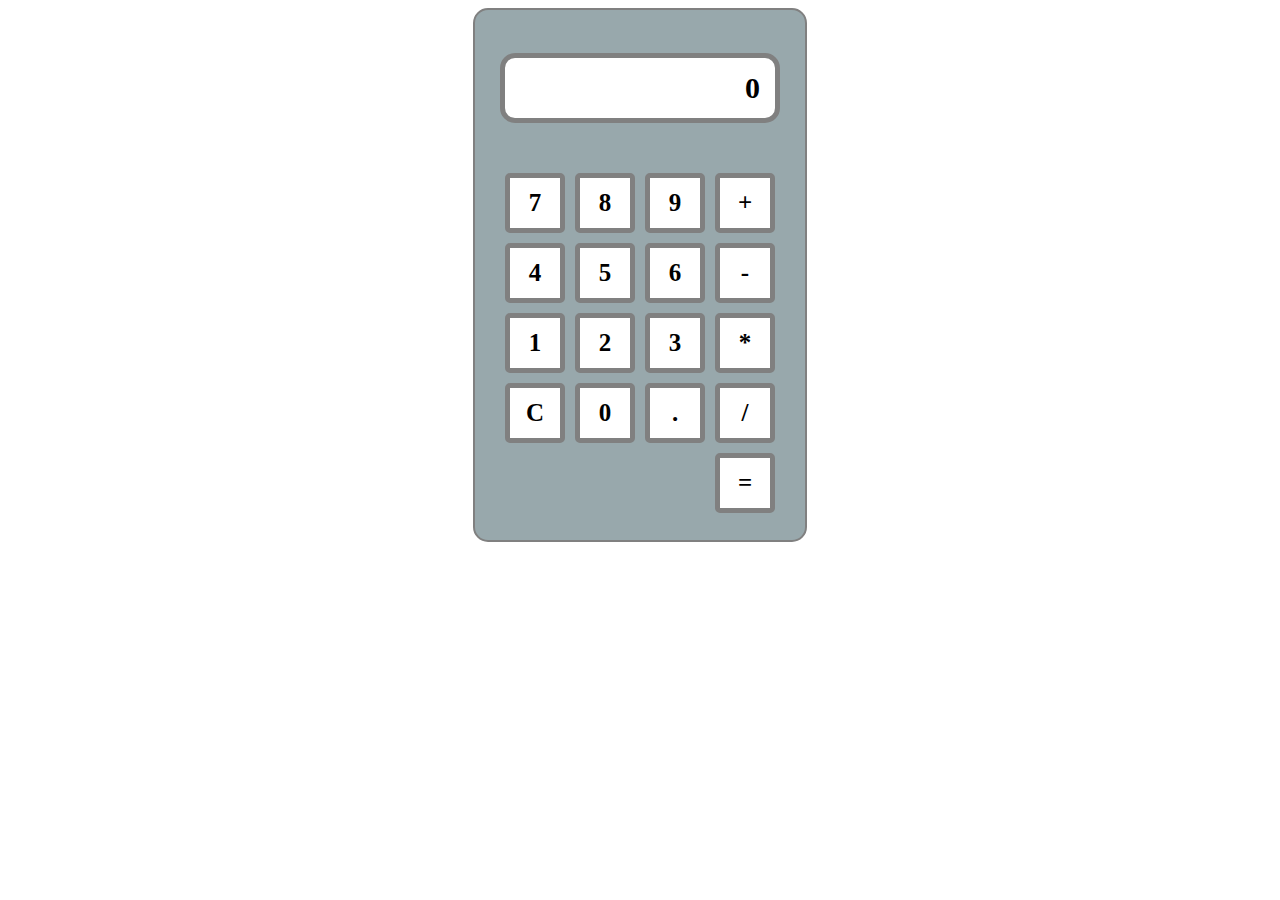
<file: calculator/index.html>
<!DOCTYPE html>
<html lang="en">
<head>
    <meta charset="UTF-8">
    <meta name="viewport" content="width=device-width, initial-scale=1.0">
    <title>Calculator</title>
    <link rel="stylesheet" href="style.css">
</head>
<body>
  <div id="calc-container">
    <div id="top">
      <div id="result">0</div>
    </div>
    <div id="bottom">
      <div id="numbers">
       <div class="row">
         <div>7</div>
         <div>8</div>
         <div>9</div>
       </div>
       <div class="row">
         <div>4</div>
         <div>5</div>
         <div>6</div>
       </div>
       <div class="row">
         <div>1</div>
         <div>2</div>
         <div>3</div>
       </div>
       <div>
         <div id="clear" onclick="clearLog();">C</div>
         <div class="row">
          <div>0</div>
         </div>
         <div id="dot" onclick="addDot();">.</div>
       </div>
     </div>
     <div id="operators">
       <div id="add">+</div>
       <div id="subtract">-</div>
       <div id="multiply">*</div>
       <div id="divide">/</div>
       <div id="equal" onclick="calculate();">=</div>
     </div>
    </div>
  </div> 
</body>
<script src="script.js"></script>
</html>
</file>
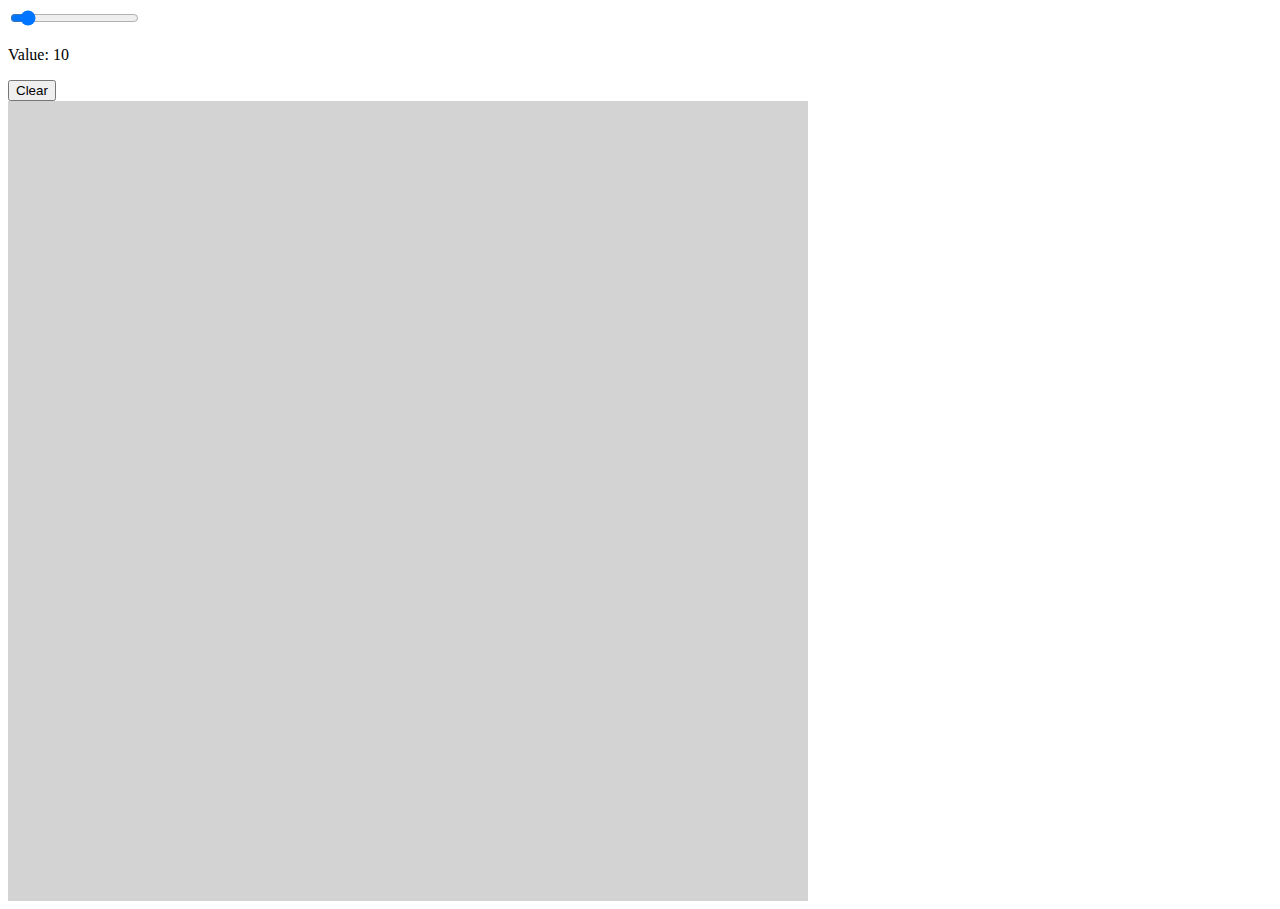
<file: etchASketch/index.html>
<!DOCTYPE html>
<html lang="en">
<head>
    <meta charset="UTF-8">
    <meta name="viewport" content="width=device-width, initial-scale=1.0">
    <title>Etch a Sketch</title>
    <link rel="stylesheet" href="style.css">
</head>
<body>
    <input type="range" min="1" max="100" value="1" step="1" id="slider">
    <p>Value: <span id="slider-value">10</span></p>
    <button onclick="clearCanvas()">Clear</button>
    <div id="grid-container"></div>
</body>
<script src="script.js"></script>
</html>
</file>
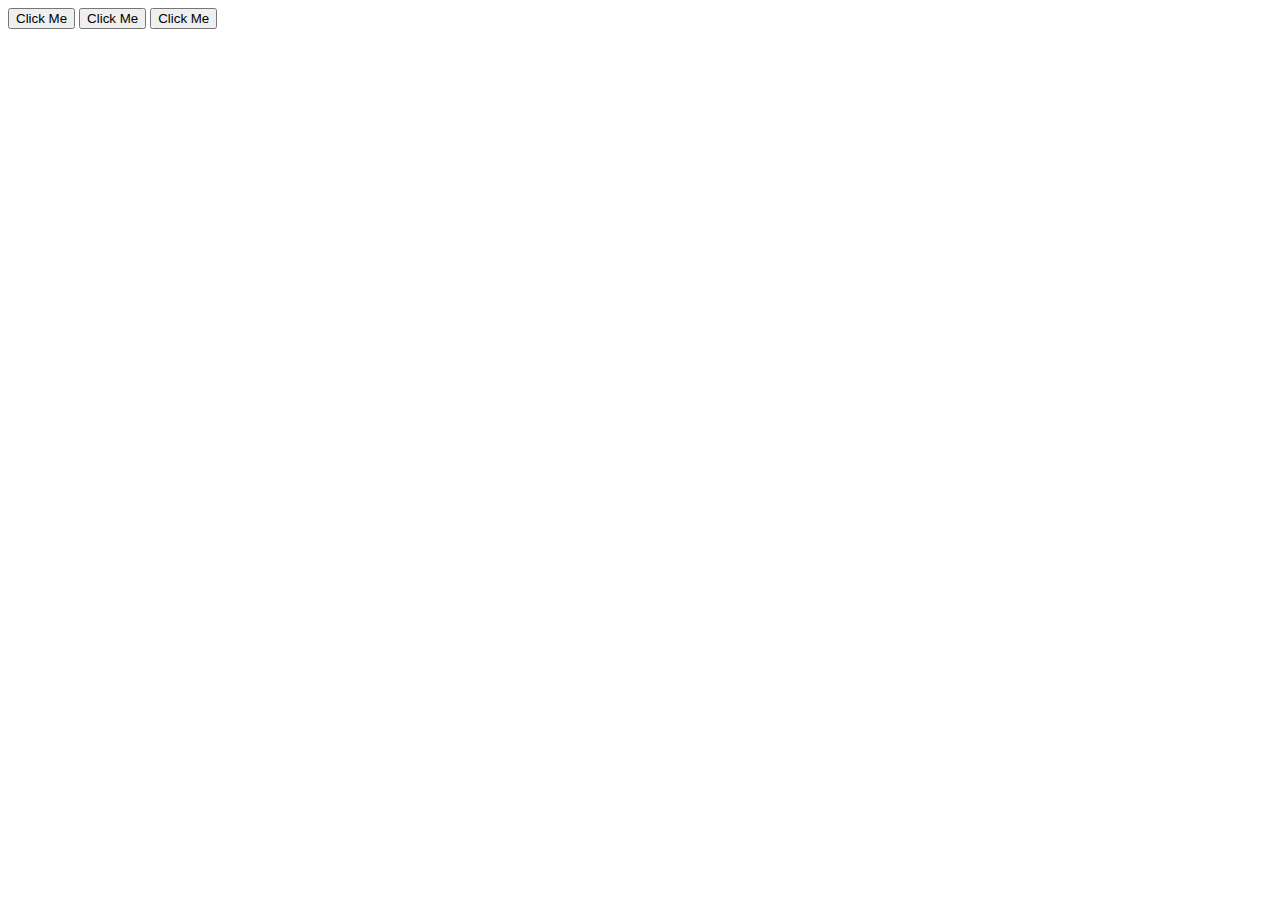
<file: tmp/index.html>
<!DOCTYPE html>
<html lang="en">
<head>
  <meta charset="UTF-8">
  <meta http-equiv="X-UA-Compatible" content="IE=edge">
  <meta name="viewport" content="width=device-width, initial-scale=1.0">
  <title>Document</title>
</head>
<body>
  <div id="container">
    <button id="1">Click Me</button>
    <button id="2">Click Me</button>
    <button id="3">Click Me</button>
</div>
</body>
<script src="script.js"></script>
</html>
</file>
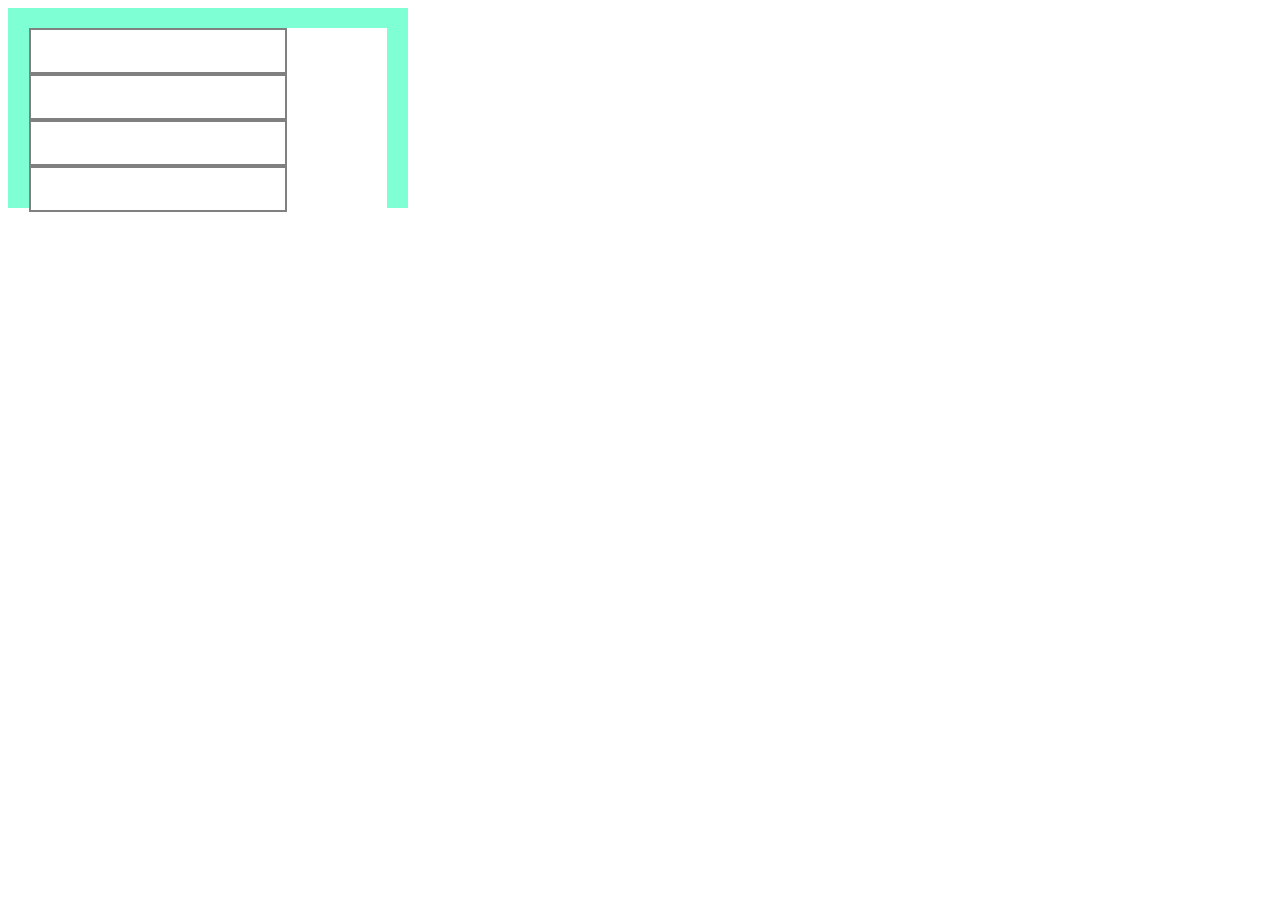
<file: calculator/bak/index.html>
<!DOCTYPE html>
<html lang="en">
<head>
    <meta charset="UTF-8">
    <meta name="viewport" content="width=device-width, initial-scale=1.0">
    <title>Document</title>
    <link rel="stylesheet" href="style.css">
</head>
<body>
  <div id="calc-container">
    <div class="calc-row">
     <input class="calc-input" data-inputNumber="0" oninput="showResult(0);">
     <div class="result"></div>
    </div>
    <div class="calc-row">
     <input class="calc-input" data-inputNumber="1" oninput="showResult(1);">
     <div class="result"></div>
    </div>
    <div class="calc-row">
     <input class="calc-input" data-inputNumber="2" oninput="showResult(2);">
     <div class="result"></div>
    </div>
    <div class="calc-row">
     <input class="calc-input" data-inputNumber="3" oninput="showResult(3);">
     <div class="result"></div>
    </div>
  </div> 
</body>
<script src="script.js"></script>
</html>
</file>
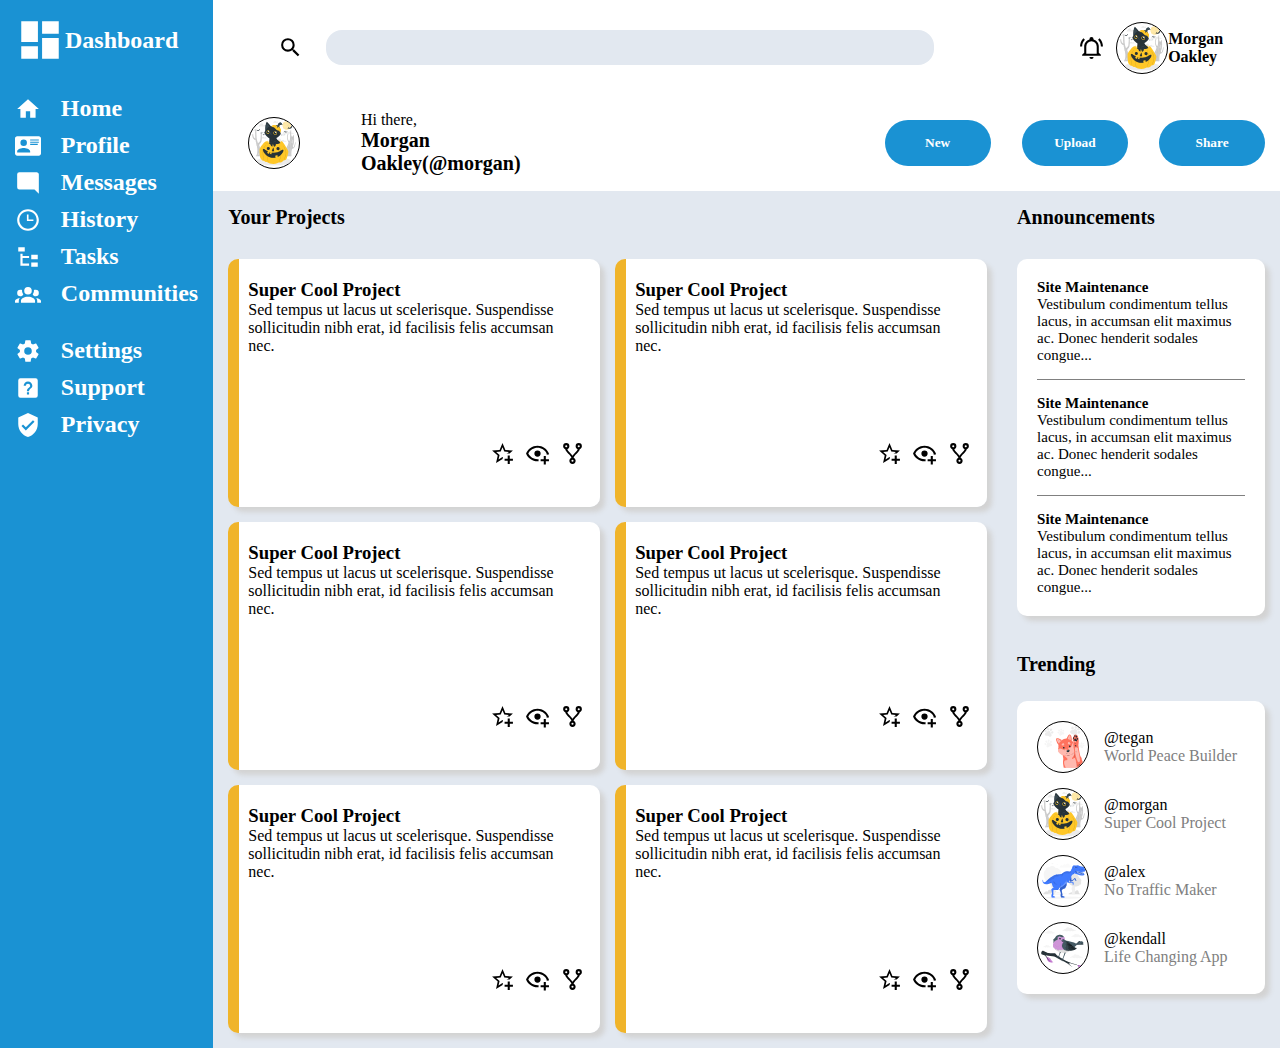
<file: projects/admin-dashboard/index.html>
<!DOCTYPE html>
<html lang="en">
<head>
    <meta charset="UTF-8">
    <meta name="viewport" content="width=device-width, initial-scale=1.0">
    <title>Admin Dashboard</title>
    <link rel="stylesheet" href="style.css">
</head>
<body>
    <div class="container">
        <div class="header">
            <div class="search">
                <img src="images/search.svg" alt="">
                <input type="text">
            </div>
            <div class="empty-space"></div>
            <div class="user-header">
                <img src="images/notifcations.svg" alt="">
                <img src="images/profilepic.svg" alt="" class="profile-pic">
                <p>Morgan Oakley</p>
            </div>
        </div>
        <div class="user">
            <div class="user-greeting">
                <img src="images/profilepic.svg" alt="">
                <p>Hi there, <br><span>Morgan Oakley(@morgan)</span></p>
            </div>
            <div class="user-buttons">
                <button>New</button>
                <button>Upload</button>
                <button>Share</button>
            </div>
        </div>
        <div class="sidebar">
            <div class="dashboard">
                <img src="images/dashboard.svg" alt="" class="filter-white">
                <p>Dashboard</p>
            </div>
            <div class="user-options">
                <ul>
                    <li>
                        <img src="images/home.svg" alt="" class="filter-white">
                        <p>Home</p>
                    </li>
                    <li>
                        <img src="images/profile.svg" alt="" class="filter-white">
                        <p>Profile</p>
                    </li>
                    <li>
                        <img src="images/messages.svg" alt="" class="filter-white">
                        <p>Messages</p>
                    </li>
                    <li>
                        <img src="images/history.svg" alt="" class="filter-white">
                        <p>History</p>
                    </li>
                    <li>
                        <img src="images/tasks.svg" alt="" class="filter-white">
                        <p>Tasks</p>
                    </li>
                    <li>
                        <img src="images/community.svg" alt="" class="filter-white">
                        <p>Communities</p>
                    </li>
                </ul>
            </div>
            <div class="dashboard-options">
                <ul>
                    <li>
                        <img src="images/settings.svg" alt="" class="filter-white">
                        <p>Settings</p>
                    </li>
                    <li>
                        <img src="images/support.svg" alt="" class="filter-white">
                        <p>Support</p>
                    </li>
                    <li>
                        <img src="images/privacy.svg" alt="" class="filter-white">
                        <p>Privacy</p>
                    </li>
                </ul>
            </div>
        </div>

        <div class="content">
            <div class="projects-and-announcements">
                <h1>Your Projects</h1>
                <h1>Announcements</h1>
            </div>
            <div class="projects">
                <div class="card">
                    <div class="card-placeholder-text">
                        <h3>Super Cool Project</h3>
                        <p>Sed tempus ut lacus ut scelerisque. 
                            Suspendisse sollicitudin nibh erat, id 
                            facilisis felis accumsan nec.
                        </p>
                    </div>
                    <div class="project-icons">
                        <img src="images/addfav.svg" alt="">
                        <img src="images/readtoggle.svg" alt="">
                        <img src="images/share.svg" alt="">
                    </div>
                </div>
                <div class="card">
                    <div class="card-placeholder-text">
                        <h3>Super Cool Project</h3>
                        <p>Sed tempus ut lacus ut scelerisque. 
                            Suspendisse sollicitudin nibh erat, id 
                            facilisis felis accumsan nec.
                        </p>
                    </div>
                    <div class="project-icons">
                        <img src="images/addfav.svg" alt="">
                        <img src="images/readtoggle.svg" alt="">
                        <img src="images/share.svg" alt="">
                    </div>
                </div>
                <div class="card">
                    <div class="card-placeholder-text">
                        <h3>Super Cool Project</h3>
                        <p>Sed tempus ut lacus ut scelerisque. 
                            Suspendisse sollicitudin nibh erat, id 
                            facilisis felis accumsan nec.
                        </p>
                    </div>
                    <div class="project-icons">
                        <img src="images/addfav.svg" alt="">
                        <img src="images/readtoggle.svg" alt="">
                        <img src="images/share.svg" alt="">
                    </div>
                </div>
                <div class="card">
                    <div class="card-placeholder-text">
                        <h3>Super Cool Project</h3>
                        <p>Sed tempus ut lacus ut scelerisque. 
                            Suspendisse sollicitudin nibh erat, id 
                            facilisis felis accumsan nec.
                        </p>
                    </div>
                    <div class="project-icons">
                        <img src="images/addfav.svg" alt="">
                        <img src="images/readtoggle.svg" alt="">
                        <img src="images/share.svg" alt="">
                    </div>
                </div>
                <div class="card">
                    <div class="card-placeholder-text">
                        <h3>Super Cool Project</h3>
                        <p>Sed tempus ut lacus ut scelerisque. 
                            Suspendisse sollicitudin nibh erat, id 
                            facilisis felis accumsan nec.
                        </p>
                    </div>
                    <div class="project-icons">
                        <img src="images/addfav.svg" alt="">
                        <img src="images/readtoggle.svg" alt="">
                        <img src="images/share.svg" alt="">
                    </div>
                </div>
                <div class="card">
                    <div class="card-placeholder-text">
                        <h3>Super Cool Project</h3>
                        <p>Sed tempus ut lacus ut scelerisque. 
                            Suspendisse sollicitudin nibh erat, id 
                            facilisis felis accumsan nec.
                        </p>
                    </div>
                    <div class="project-icons">
                        <img src="images/addfav.svg" alt="">
                        <img src="images/readtoggle.svg" alt="">
                        <img src="images/share.svg" alt="">
                    </div>
                </div>
            </div>
            <div class="announcements-container">
                <div class="announcements">
                    <div class="announcement-placeholder-text">
                        <h4>Site Maintenance</h4>
                        <p>Vestibulum condimentum tellus lacus, 
                            in accumsan elit maximus ac. Donec 
                            henderit sodales congue...
                        </p>
                    </div>
                    <div class="announcement-placeholder-text">
                        <h4>Site Maintenance</h4>
                        <p>Vestibulum condimentum tellus lacus, 
                            in accumsan elit maximus ac. Donec 
                            henderit sodales congue...
                        </p>
                    </div>
                    <div class="announcement-placeholder-text">
                        <h4>Site Maintenance</h4>
                        <p>Vestibulum condimentum tellus lacus, 
                            in accumsan elit maximus ac. Donec 
                            henderit sodales congue...
                        </p>
                    </div>
                </div>
            </div>
            <div class="trending">
                <h1>Trending</h1>
                <div class="trending-users-list">
                    <div class="trending-user">
                        <img src="images/dog.svg" alt="">
                        <div class="trending-user-name">
                            <p>@tegan</p>
                            <p>World Peace Builder</p>
                        </div>
                    </div>
                    <div class="trending-user">
                        <img src="images/profilepic.svg" alt="">
                        <div class="trending-user-name">
                            <p>@morgan</p>
                            <p>Super Cool Project</p>
                        </div>
                    </div>
                    <div class="trending-user">
                        <img src="images/dino.svg" alt="">
                        <div class="trending-user-name">
                            <p>@alex</p>
                            <p>No Traffic Maker</p>
                        </div>
                    </div>
                    <div class="trending-user">
                        <img src="images/bird.svg" alt="">
                        <div class="trending-user-name">
                            <p>@kendall</p>
                            <p>Life Changing App</p>
                        </div>
                    </div>
                </div>
            </div>
        </div>
    </div>
</body>
</html>
</file>
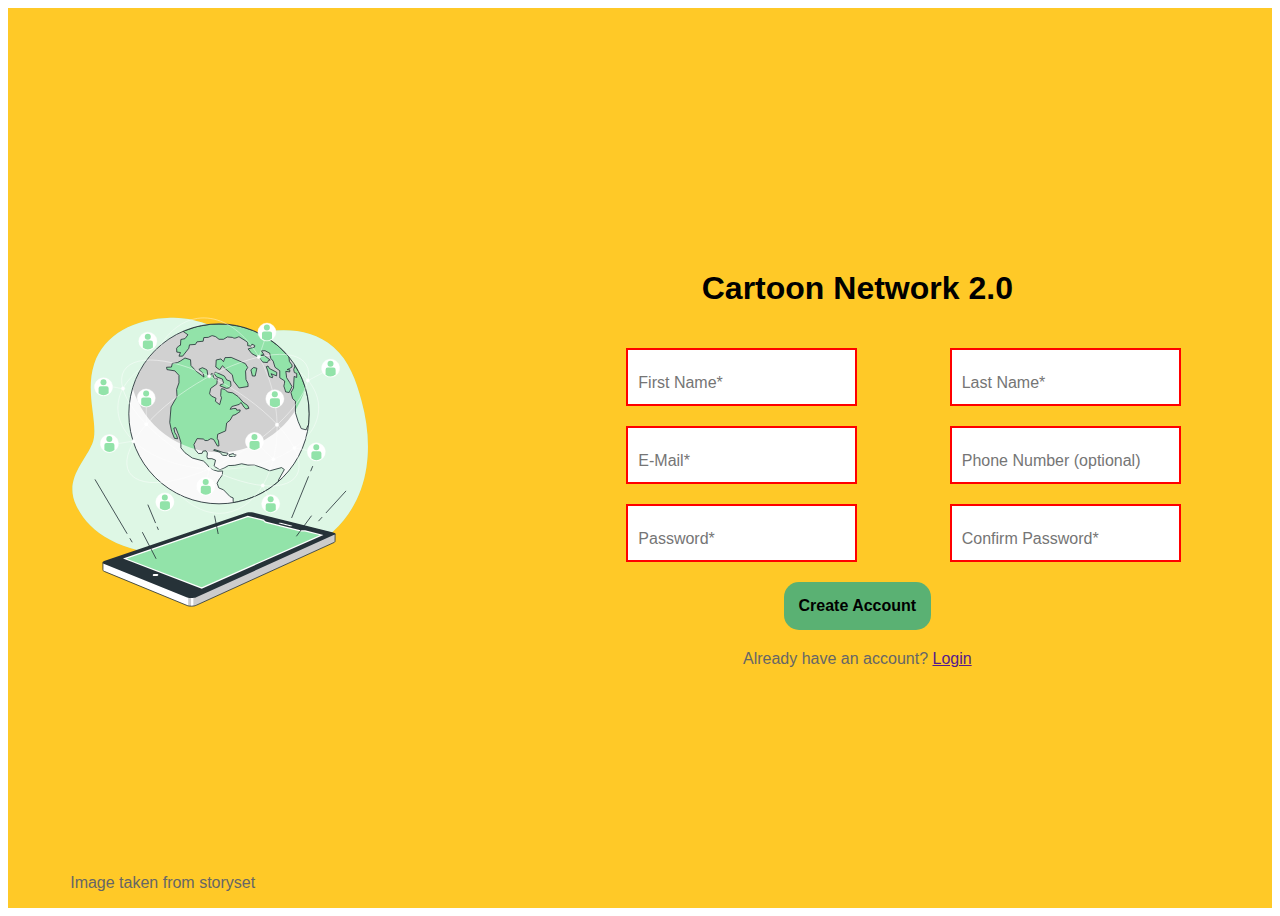
<file: projects/sign-up-form/index.html>
<!doctype html>
<html lang="en">

<head>
  <meta charset="UTF-8" />
  <meta name="viewport" content="width=device-width, initial-scale=1.0" />
  <title>Cartoon Network 2.0</title>
  <link rel="stylesheet" href="style.css" />
</head>

<body>
  <div id="container">
    <div id="imgheader">
      <img src="images/imgheader.svg" alt="The Simpsons watching TV" />
      <!-- <div id="textoverimage">
        <p>DykFlint</p>
      </div> -->
      <p>Image taken from storyset</p>
    </div>
    <div id="sucolumn">
      <div id="sutext">
        <h1>Cartoon Network 2.0</h1>
      </div>
      <div id="su-form">
        <form id="suform" class="su-form">
          <div id="firstandlast">
            <div id="sufirstname">
              <input type="text" name="first-name" placeholder="First Name*" required />
              <label for="first-name">First Name*</label>
            </div>
            <div id="sulastname">
              <input type="text" name="last-name" placeholder="Last Name*" required />
              <label for="last-name">Last Name*</label>
            </div>
          </div>
          <div id="contactinfo">
            <div id="suemail">
              <input type="email" name="email" placeholder="E-Mail*" required />
              <label for="email">E-Mail*</label>
            </div>
            <div id="suphone">
              <input type="numeric" name="number" placeholder="Phone Number (optional)" required />
              <label for="phone">Phone Number (optional)</label>
            </div>
          </div>
          <div id="passwordconfirmation">
            <div id="susetpassword">
              <input type="password" name="setpassword" placeholder="Password*" required />
              <label for="setpassword">Password*</label>
            </div>
            <div id="suconfirmpassword">
              <input type="password" name="confirmpassword" placeholder="Confirm Password*" required />
              <label for="confirmpassword">Confirm Password*</label>
            </div>
          </div>
          <div id="su-confirm">
            <button type="submit">Create Account</button>
            <div id="loginoption">
              Already have an account? <a href="">Login</a>
            </div>
          </div>
        </form>
      </div>
    </div>
  </div>
  <!-- comment -->
</body>

</html>
</file>
<file: calculator/style.css>
#calc-container {
  display: flex;
  flex-direction: column;
  justify-content: space-around;
  align-items: center;
  width: 300px;
  height: 500px;
  background-color: #98A8AC;
  border-radius: 15px;
  border: 2px solid grey;
  font-family: Fira Code;
  font-weight: bold;
  margin: auto;
  padding: 15px;
}
#result {
  display: flex;
  justify-content: right;
  align-items: center;
  height: 60px;
  width: 240px;
  background-color: white;
  margin-top: 15px;
  margin-bottom: 25px;
  padding-left: 15px;
  padding-right: 15px;
  font-size: 30px;
  border-radius: 15px;
  border: 5px solid grey;
  overflow: hidden;
}

#bottom {
  display: flex;
  flex-direction: row;
  gap: 10px;
}

#numbers {
  display: flex;
  flex-direction: column;
  gap: 10px;
}

#numbers > div {
  display: flex;
  flex-direction: row;
  justify-content: center;
  gap: 10px;
}
.row > div {
  display: flex;
  justify-content: center;
  align-items: center;
  width: 50px;
  height: 50px;
  background-color: white;
  cursor: pointer;
  border-radius: 5px;
  border: 5px solid grey;
  font-size: 25px;
}
#clear, #dot {
  display: flex;
  justify-content: center;
  align-items: center;
  width: 50px;
  height: 50px;
  background-color: white;
  cursor: pointer;
  border-radius: 5px;
  border: 5px solid grey;
  font-size: 25px;
}
#clear:hover, #dot:hover {
  background-color: #DEDEDE;
}
.row > div:hover {
  background-color: #DEDEDE;
}
#operators {
  display: flex;
  flex-direction: column;
  gap: 10px;
}
#operators > div {
  display: flex;
  justify-content: center;
  align-items: center;
  width: 50px;
  height: 50px; 
  background-color: white;
  cursor: pointer;
  border-radius: 5px;
  border: 5px solid grey;
  font-size: 25px;
}
#operators > div:hover {
  background-color: #DEDEDE;
}

.activeOperator {
  background-color: #9AAB93 !important;
  color: white;
}
</file>
<file: etchASketch/style.css>
#grid-container {
    display: flex;
    flex-wrap: wrap;
    width: 800px; /* Set the desired width for the entire grid */
    height: 800px;
}

.grid {
    display: flex;
    justify-content: center;
    align-items: center;
    background-color: lightgray;
    /* padding: 10px; */
    box-sizing: border-box; /* Include padding in the width calculation */
}
.grid:hover {
    background-color: yellow;
}
</file>
<file: calculator/bak/style.css>
#calc-container {
  display: flex;
  flex-direction: column;
  justify-content: space-around;
  align-items: center;
  width: 400px;
  height: 160px;
  padding-top: 20px;
  padding-bottom: 20px;
  background-color: aquamarine;
}

.calc-row {
  display: flex;
}
.calc-input {
  width: 250px;
  height: 40px;
  background-color: white;
  outline: none;
  border: solid 2px grey;
}
.calc-input:focus {
  border: solid 2px lightblue !important;
}
.result {
  display: flex;
  justify-content: center;
  align-items: center;
  width: 100px;
  background-color: white;
  overflow: hidden;
}
</file>
<file: projects/admin-dashboard/style.css>
* {
    font-family: "Roboto";
    padding: 0;
    margin: 0;
}

/* Set grid property to container and set the base grid values */
.container {
    display: grid;
    grid-template-columns: 1fr 5fr;
    grid-template-rows: 1fr 1fr 9fr;
}

/* Sidebar styels */
.sidebar {
    background-color: #1A92D3;
    grid-area: 1/1/4/2;
    color: white;
    font-size: 1.5rem;
    font-weight: bold;
    display: grid;
    grid-template-columns: 1fr;
    grid-template-rows: 0.3fr 1fr 1fr 2fr;
    align-items: start;
}
.dashboard, .user-options, 
.dashboard-options {
    margin: 15px;
}
.sidebar .dashboard {
    display: grid;
    grid-template-columns: 1fr 3fr;
    align-items: center;
}
.dashboard:hover {
    cursor: pointer;
}
.sidebar .dashboard img {
    width: 50px;
}
.sidebar ul {
    list-style-type: none;
    display: grid;
    grid-template-columns: 1fr;
    gap: 10px;
}
.sidebar ul img {
    width: 26px;
}
.sidebar ul li {
    display: grid;
    grid-template-columns: 1fr 3fr;
    align-items: center;
}
.sidebar ul li:hover {
    cursor: pointer;
}
/* Header styles */
.header {
    background-color: white;
    grid-area: 1/2/2/3;
    display: grid;
    grid-template-columns: 3fr 0.5fr 1fr;
    justify-content: space-between;
    align-items: center;
    /* height: max-content; */
    padding: 15px;
    padding-left: 35px;
}
.header .search {
    display: grid;
    grid-template-columns: 1fr 7fr;
    justify-items: center;
    align-items: center;
}
.header .search input {
    width: 100%;
    border: none;
    border-radius: 16px;
    background-color: #E2E8F0;
    padding-left: 15px;
    height: 35px;
}
input:focus {
    outline: none;
}
.user-header {
    display: grid;
    grid-template-columns: 1fr 1fr 1.5fr;
    justify-items: right;
    align-items: center;
    font-weight: bold;
}
.user-header > *:hover {
    cursor: pointer;
}
.user-header .profile-pic {
    width: 50px !important;
    border: 1px solid black;
    border-radius: 50%;
}
.header img {
    width: 25px;
}

/* User settings and options styles */
.user {
    background-color: white;
    grid-area: 2/2/3/3;
    display: grid;
    grid-template-columns: 3fr 2fr;
    align-items: center;
    padding: 15px 15px;
    padding-left: 35px;
}
.user-greeting {
    display: grid;
    grid-template-columns: 1fr 1fr 3fr;
    justify-items: left;
    align-items: center;
}
.user-greeting span {
    font-size: 20px;
    font-weight: bold;
}
.user-greeting img {
    width: 50px;
    border: 1px solid black;
    border-radius: 50%;
}
.user-buttons {
    display: grid;
    grid-template-columns: 1fr 1fr 1fr;
    justify-items: right;
    gap: 5px;
}

.user-buttons button {
    border: none;
    padding: 15px 0;
    width: 80%;
    background-color: #1A92D3;
    border-radius: 25px;
    color: white;
    font-weight: bold;
}
.user-buttons button:hover {
    background-color: #a4d2eb;
    cursor: pointer;

}
/* Content Styles */
.content {
    display: grid;
    grid-template-columns: 3fr 1fr;
    grid-template-rows: auto 1fr 1fr;
    background-color: #E2E8F0;
    gap: 15px;
}
.content h1 {
    font-size: 20px;
}
.projects-and-announcements {
    grid-area: 1/1/2/3;
    font-weight: 550;
    display: grid;
    grid-template-columns: 3fr 1fr;
    padding-left: 15px;
    margin-top: 15px;
}
/* Projects Styles */
.projects {
    grid-area: 2/1/4/2;
    display: grid;
    grid-template-columns: 1fr 1fr;
    gap: 15px;
    padding: 15px;
}
.projects .card {
    background: linear-gradient(to right, #F0B42A 0%, #F0B42A 3%, white 3%, white 100%);
    display: grid;
    grid-template-columns: 1fr;
    padding: 20px;
    border-radius: 10px;
    box-shadow: 5px 5px 5px lightgray;
}
.card:hover {
    transform: scale(1.03);
    transition-duration: 0.2s;
}
.card-placeholder-text h3:hover {
    cursor: pointer;
}
.card .project-icons {
    /* text-align: right; */
    display: grid;  
    grid-template-columns: repeat(3, 20px);
    gap: 15px;
    justify-content: right;
    align-items: center;
    margin-top: 25px;
}
.projects img {
    width: 25px;
}
.projects img:hover {
    cursor: pointer;
    transform: scale(1.2);
    transition-duration: 0.3s;
}

/* Announcements styles */
.announcements-container {
    padding-right: 15px;
}
.announcements {
    background-color: white;
    font-size: 15px;
    padding: 20px;
    border-radius: 10px;
    display: grid;
    grid-template-columns: 1fr;
    gap: 15px;
    margin-top: 15px;
    box-shadow: 5px 5px 5px lightgray;
}
.announcements .announcement-placeholder-text:nth-child(1),
.announcements .announcement-placeholder-text:nth-child(2) {
    padding-bottom: 15px;
    border-bottom: 1px solid gray;
}
/* Trending styles */
.trending {
    padding-right: 15px;
    grid-area: 3/2/4/3;
}
.trending-users-list {
    background-color: white;
    padding: 20px;
    border-radius: 10px;
    display: grid;
    grid-template-columns: 1fr;
    gap: 15px;
    margin-top: 25px;
    box-shadow: 5px 5px 5px lightgray;
}
.trending img {
    width: 50px;
    border-radius: 50%;
    border: 1px solid black;
}
.trending-user {
    display: grid;
    grid-template-columns: 1fr 3fr;
    gap: 15px;
    align-items: center;
}
.trending-user:hover {
    cursor: pointer;
}
.trending-user-name p:nth-child(2) {
    color: grey;
}
/* Set color white to sidebar images */
.filter-white {
    filter: invert(100%) sepia(100%) saturate(0%) hue-rotate(288deg) brightness(102%) contrast(102%);
}
</file>
<file: projects/sign-up-form/style.css>
/* Pre-defines some common settings */
* {
  -webkit-box-sizing: border-box;
  -moz-box-sizing: border-box;
  box-sizing: border-box;
}
html,
button,
input {
  font-family: "Source Sans Pro", Helvetica, sans-serif;
  color: #666;
}
button,
input {
  font-size: 100%;
  margin: 0;
  max-width: 100%;
  vertical-align: baseline;
}
h1 {
  color: black;
  text-align: center;
}
#container {
  display: flex;
  flex-direction: column;
  background-color: #FFC927;
}
#imgheader {
  flex: 1 1 0;
}
img {
  width: 100%;
}
#sucolumn {
  flex: 2 1 0;
}

/* Put copyright text at the bottom of the image */
#imgheader {
  position: relative;
  background-color: #FFC927;
}
#textoverimage {
  display: flex;
  flex-direction: row;
  justify-content: center;
  align-items: center;
  width: 100%;
  position: absolute;
  bottom: 50%;
  background-color: rgba(0, 0, 0, 0.5);
  color: white;
  font-size: 3rem;
}

/* form settings */
input,
input:focus {
  outline: 0;
}
input:focus::placeholder {
  color: transparent;
}
input,
input:valid {
  background-color: #fff;
  border: 1px solid #d8d8d8;
  padding: 24px 10px 12px;
  font-size: 15px;
  font-size: 1rem;
}
#suform {
  display: flex;
  flex-direction: column;
  gap: 10px;
}
form div[id^="su"] {
  display: flex;
  flex-direction: column;
}
input {
  border: 2px solid red;
}

/* Label Styles */
#suform label {
  padding: 5px 5px;
  display: none;
  position: absolute;
  /* top: 15px;
    left: 26px; */
  color: #666;
  font-size: 14px;
  -webkit-animation: silo-fade 0.2s;
  -moz-animation: silo-fade 0.2s;
  animation: silo-fade 0.2s;
  max-width: 80%;
}

#suform input:focus + label,
#suform input[required]:valid + label,
#suform input:not(:placeholder-shown) + label {
  display: block;
}
/* Button styling */
#su-confirm {
  display: flex;
  flex-direction: column;
  align-items: center;
}
#su-confirm button,
#su-confirm button:hover {
  width: max-content;
  padding: 15px;
  border-radius: 15px;
  border: none;  
  background-color: #5ab173;
  color: black;
  font-weight: bold;
  cursor: pointer;
}

#firstandlast, #contactinfo, #passwordconfirmation {
  display: flex;
  flex-direction: column;
  gap: 10px;
}
/* put source at the bottom center */
#imgheader > p {
  position: absolute;
  bottom: 0;
  padding: 0 25%;
}
/* Animations */
@-webkit-keyframes silo-fade {
  0% {
    opacity: 0;
    -webkit-transform: translateY(-1.4em);
  }
  100% {
    opacity: 1;
    -webkit-transform: translateY(0);
  }
}
@-moz-keyframes silo-fade {
  0% {
    opacity: 0;
    -webkit-transform: translateY(-1.4em);
  }
  100% {
    opacity: 1;
    -webkit-transform: translateY(0);
  }
}
@keyframes silo-fade {
  0% {
    opacity: 0;
    -webkit-transform: translateY(-1.4em);
    -moz-transform: translateY(-1.4em);
    -ms-transform: translateY(-1.4em);
    -o-transform: translateY(-1.4em);
    transform: translateY(-1.4em);
  }
  100% {
    opacity: 1;
    -webkit-transform: translateY(0);
    -moz-transform: translateY(0);
    -ms-transform: translateY(0);
    -o-transform: translateY(0);
    transform: translateY(0);
  }
}

@media screen and (min-width: 700px) {
  #container {
    display: flex;
    flex-direction: row;
    gap: 20px;
    height: 100vh;
  }
  #sucolumn {
    display: flex;
    flex-direction: column;
    justify-content: center;
    align-items: center;
    gap: 20px;
    width: 100% !important;
  }
  #imgheader {
    display: flex;
    flex-direction: column;
    justify-content: center;
    background-color: #FFC927;
    width: 20%;
  }
  /* put source at the bottom center */
  #imgheader > p {
    position: absolute;
    bottom: 0;
    padding: 0 15%;
  }
  img {
    /* height: 100vh; */
    width: 100%;
    overflow: auto;
    background-color: #FFC927;
  }
  form div[id^="su"] {
    display: flex;
    flex-direction: row;
    width: 100%;
  }
  #suform {
    display: flex;
    flex-direction: column;
    gap: 20px;
  }
  #firstandlast, #contactinfo, #passwordconfirmation {
    display: flex;
    flex-direction: row;
    justify-content: space-between;
    gap: 20%;
  }
  #su-confirm {
    display: flex;
    flex-direction: column;
    align-items: left;
    justify-content: left;
    gap: 20px;
  }
}
</file>
